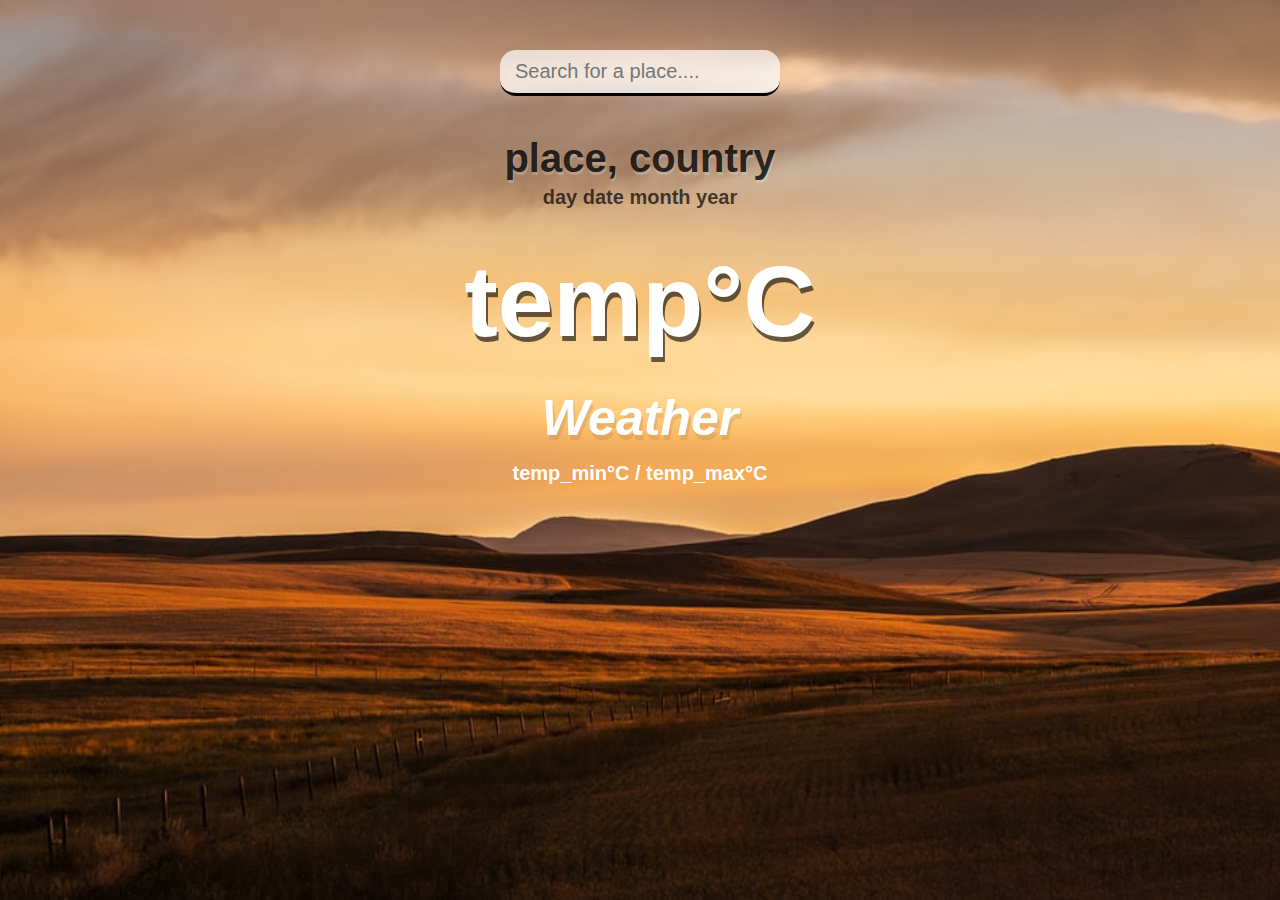
<file: Weather/index.html>
<!DOCTYPE html>
<html lang="en">
<head>
    <meta CHARSET="UTF-8">
    <meta name="viewport" content="width=device-width, initial-scale=1.0">
    <meta http-equiv="X-UA-Compatible" content="ie=edge">
    <title>WEATHER APPILICATION</title>
    <link rel="stylesheet" href="styles.css" />
</head>
<body>
    <div class="app-wrap">
        <header>
            <input type="text" autocomplete="off" class="search-box" placeholder="Search for a place...."/>
        </header>
        <main>
            <section class="location">
                <div class="city">place, country</div>
                <div class="date">day date month year</div>
            </section>
            <div class="current">
                <div class="temp">temp<span>°C</span></div>
                <div class="weather">Weather</div>
                <div class="high-low">temp_min°C / temp_max°C</div>
            </div>
        </main>
    </div>
    <script src="main.js"></script>
</body>
</html>
</file>
<file: Weather/styles.css>
* {
    margin: 0;
    padding: 0;
    box-sizing: border-box;
}

body {
    font-family: Arial, Helvetica, sans-serif;
    background-image: url(photo.jpg);
    background-size: cover;
    background-position: top center;
}

.app-wrap {
    display: flex;
    flex-direction: column;
    min-height: 100vh;
    background-image: linear-gradient(to bottom rgba(0,0,0,0.3) rgba(0,0,0,0.6));
}

header {
    display: flex;
    justify-content: center;
    align-items: center;
    padding: 50px 15px 15px;
}

header input {
    width: 100%;
    max-width: 280px;
    padding: 10px 15px;
    border: none;
    outline: none;
    background-color: rgba(255, 255, 255, 0.7);
    border-radius: 16px 16px 16px 16px;
    border-bottom:3px solid black;
    color: #313131;
    font-size: 20px;
    font-weight: 300;
    transition: 0.2s ease-out;
}

header input:focus {
    background-color: rgba(255, 255, 255, 0.6);
}

main {
    flex: 1 1 100%;
    padding: 25px 25px 50px;
    display: flex;
    flex-direction: column;
    align-items: center;
    text-align: center;
}

.location .city {
    color: rgba(0, 0, 0, 0.8);
    font-size: 40px;
    font-weight: 600;
    margin-bottom: 5px;
    text-shadow: 1px 3px rgba(255, 255, 255, 0.2);
}

.location .date {
    color: rgba(0,0,0,0.7);
    font-size: 20px;
    font-weight: 700;
    margin-bottom: 5px;
    
}

.current .temp {
    color: #fff;
    font-size: 100px;
    font-weight: 700;
    margin: 30px 0px;
    text-shadow: 2px 5px rgba(0,0,0,0.6);
}

.current .temp .span {
    font-weight: 500;
}

.current .weather {
    color: rgba(255, 255, 255);
    font-size: 50px;
    font-weight: 600;
    font-style: italic;
    margin-bottom: 15px;
    text-shadow: 2px 5px rgba(41, 40, 40, 0.1);
}

.current .high-low {
    color: #fff;
    font-size: 20px;
    font-weight: 700;
    margin-bottom: 15px;
}
</file>
